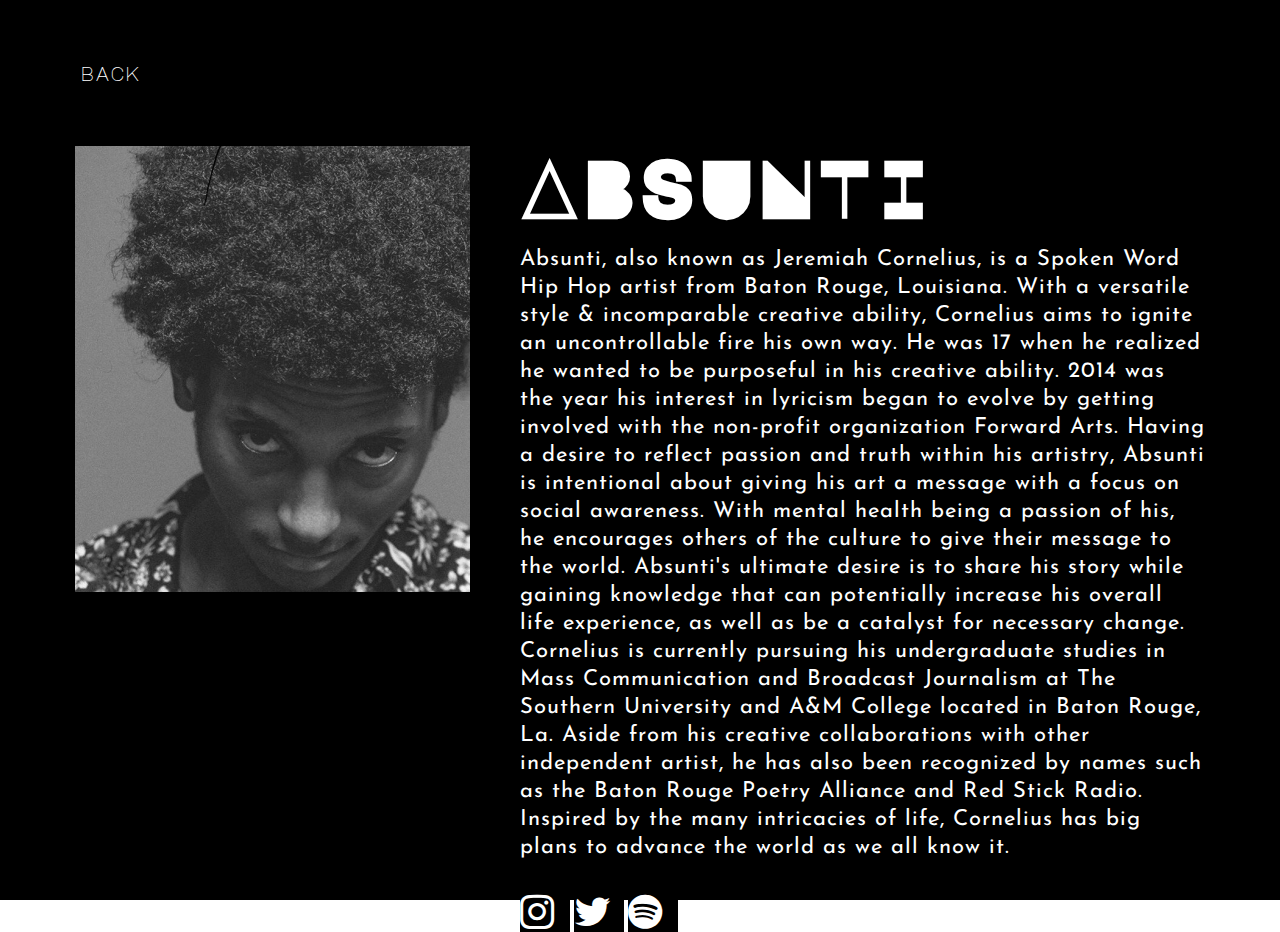
<file: absunti.html>
<!DOCTYPE html>
<html lang="en">
<head>
    <meta charset="UTF-8">
    <meta http-equiv="X-UA-Compatible" content="IE=edge">
    <meta name="viewport" content="width=device-width, initial-scale=1.0">
    <title>Absunti | The Akashic Records</title>

    <!-- Importing Fonts -->
    <link rel="preconnect" href="https://fonts.googleapis.com">
    <link rel="preconnect" href="https://fonts.gstatic.com" crossorigin>
    <link href="https://fonts.googleapis.com/css2?family=Josefin+Sans:wght@100;200;300;400;500;600;700&family=Major+Mono+Display&display=swap" rel="stylesheet">

    <!-- Font Awesome Icons -->
    <link rel="stylesheet" href="https://cdnjs.cloudflare.com/ajax/libs/font-awesome/4.7.0/css/font-awesome.min.css">

    <!-- Stylesheet -->
    <link rel="stylesheet" href="./css/absunti.css">
</head>
<body>

    <section class="about">
        <div class="back-button">
            <button onclick="history.back()">back</button>
        </div>
        <div class="image">
            <img src="./img/Absunti/absunti.png" alt="Absunti">
            <div class="bio">    
                <h1>ABSUNTI</h1>
                <p>Absunti, also known as Jeremiah Cornelius, is a Spoken Word Hip Hop artist from Baton Rouge, Louisiana.
                With a versatile style & incomparable creative ability, Cornelius aims to ignite an uncontrollable fire his own
                way. He was 17 when he realized he wanted to be purposeful in his creative ability. 2014 was the year his
                interest in lyricism began to evolve by getting involved with the non-profit organization Forward Arts. Having
                a desire to reflect passion and truth within his artistry, Absunti is intentional about giving his art a message
                with a focus on social awareness. With mental health being a passion of his, he encourages others of the
                culture to give their message to the world. Absunti's ultimate desire is to share his story while gaining
                knowledge that can potentially increase his overall life experience, as well as be a catalyst for necessary
                change. Cornelius is currently pursuing his undergraduate studies in Mass Communication and Broadcast
                Journalism at The Southern University and A&M College located in Baton Rouge, La. Aside from his creative
                collaborations with other independent artist, he has also been recognized by names such as the Baton Rouge
                Poetry Alliance and Red Stick Radio. Inspired by the many intricacies of life, Cornelius has big plans to
                advance the world as we all know it.
                </p>                

                <a href="https://www.instagram.com/absunti/" class="fa fa-instagram"></a>
                <a href="https://twitter.com/absunti" class="fa fa-twitter"></a>
                <a href="https://open.spotify.com/artist/1bMOjmp61RCF0eXlyD6M7q?si=R5___y2pSwiEQVYw5cvzTw" class="fa fa-spotify"></a>
            </div>
        </div>
    </section>

</body>
</html>
</file>
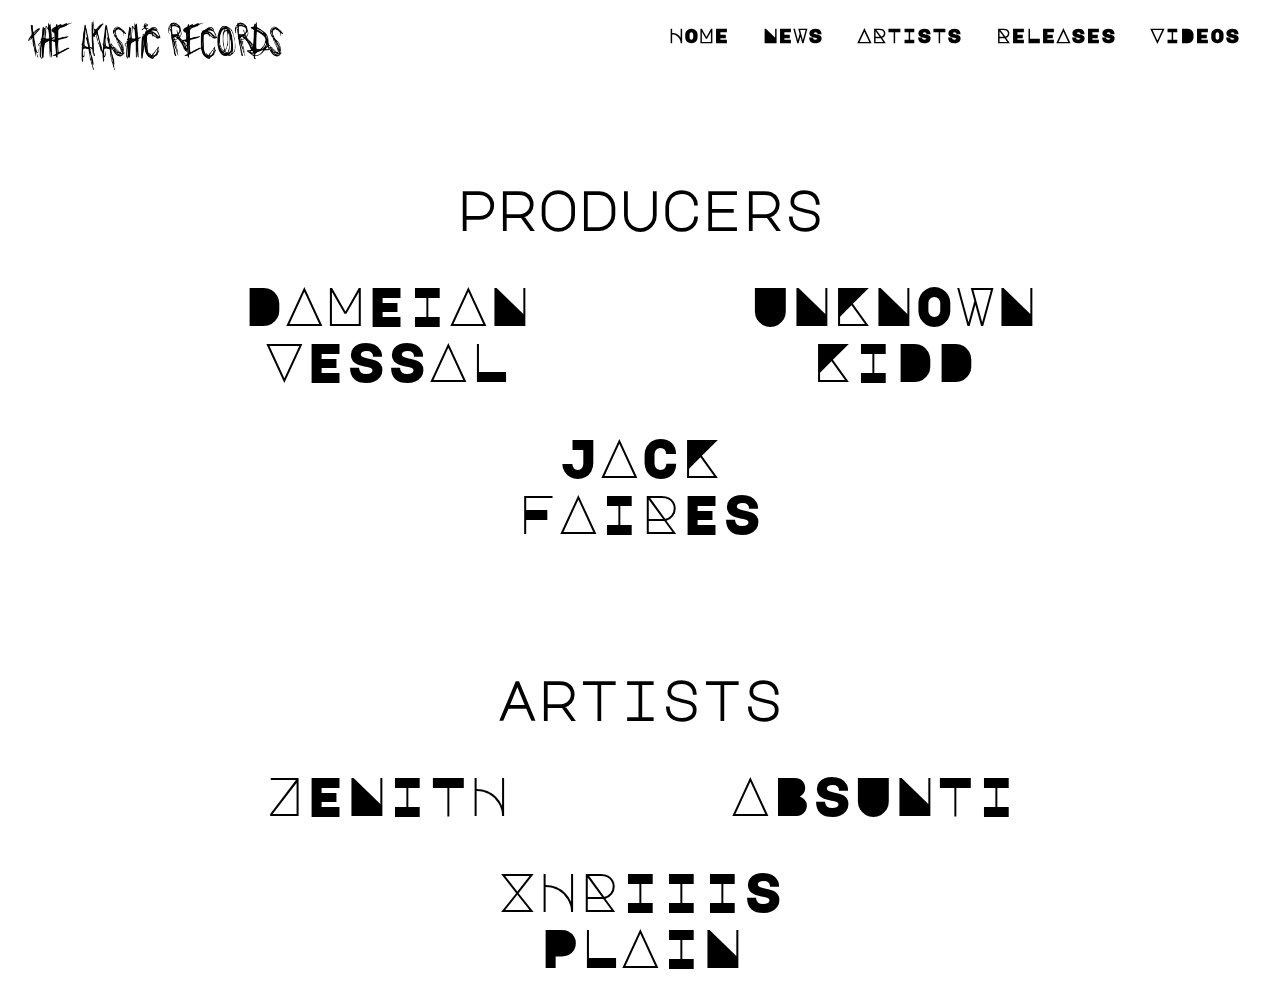
<file: artists.html>
<!DOCTYPE html>
<html lang="en">
<head>
    <meta charset="UTF-8">
    <meta http-equiv="X-UA-Compatible" content="IE=edge">
    <meta name="viewport" content="width=device-width, initial-scale=1.0">
    <title>Artists | The Akashic Records</title>

    <!-- Importing Font -->
    <link rel="preconnect" href="https://fonts.googleapis.com">
    <link rel="preconnect" href="https://fonts.gstatic.com" crossorigin>
    <link href="https://fonts.googleapis.com/css2?family=Josefin+Sans:wght@100;200;300;400;500;600;700&family=Major+Mono+Display&display=swap" rel="stylesheet">

    <!-- Stylesheet -->
    <link rel="stylesheet" href="./css/artists.css">

    <script src="./js/script.js"></script>
</head>

<body>

    <!-- Logo -->
    <a href="./index.html"><img src="./img/The Akashic Records Logo Black Cropped.png" alt="" class="logo"></a>

    <!-- Navigation -->
    <nav class="navbar fixed-top">
        <li><a href="./index.html">HOME</a></li>
        <li><a href="index.html#news">NEWS</a></li>
        <li><a href="./artists.html">ARTISTS</a></li>
        <li><a href="./releases.html">RELEASES</a></li>
        <li><a href="./videos.html">VIDEOS</a></li>
    </nav>
        

    <table>
<!-- Producers Table -->
        <thead>
            <tr>
                <th>producers</th>
            </tr>
        </thead>
        <tbody>
            <tr>
                <td><a href="./dameianvessal.html">DAMEIAN <br>Vessal</a></td>
                <td><a href="./unknownkidd.html">UNKNOWN <br> Kidd</a></td>
                <td><a href="">JACK <br> Faires</a></td>
            </tr>
        </tbody>
    </table>
<!-- Artists Table -->
    <table id="artist-table">
        <thead>
            <tr>
                <th>artists</th>
            </tr>
        </thead>
        <tbody>
            <tr>
                <td><a href="./zenith.html">ZENITH</a></td>
                <td><a href="./absunti.html">ABSUNTI</a></td>
                <td><a href="./xhriiisplain.html">XHRIIIS <br> Plain</a></td>
            </tr>
        </tbody>

    </table>   
    
    <!-- Footer -->
    <!-- <footer>
        <p>&copy; 2022 The Akashic Records. All Rights Reserved.</p>
    </footer> -->
</body>

</html>
</file>
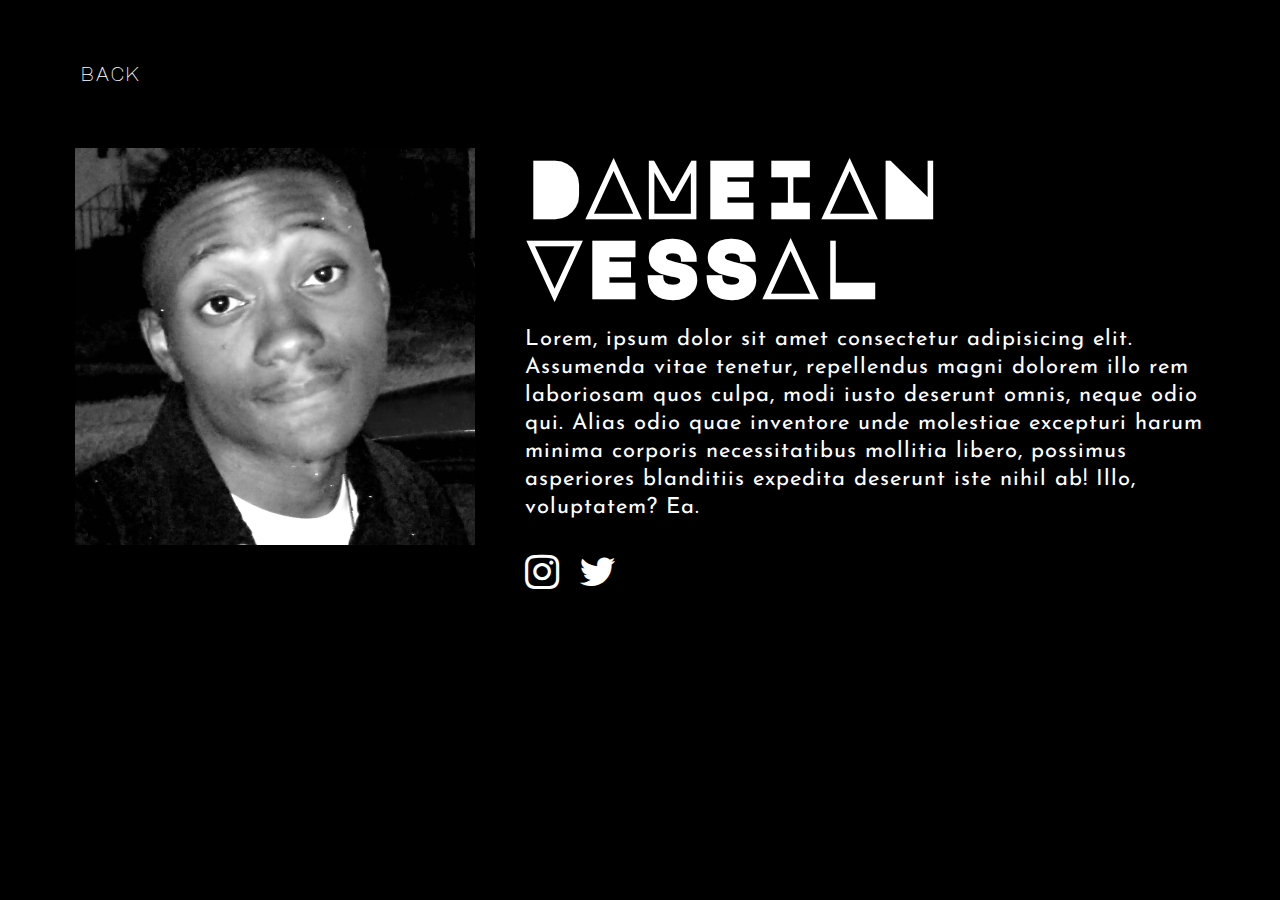
<file: dameianvessal.html>
<!DOCTYPE html>
<html lang="en">
<head>
    <meta charset="UTF-8">
    <meta http-equiv="X-UA-Compatible" content="IE=edge">
    <meta name="viewport" content="width=device-width, initial-scale=1.0">
    <title>Dameian Vessel | The Akashic Records</title>

    <!-- Importing Fonts -->
    <link rel="preconnect" href="https://fonts.googleapis.com">
    <link rel="preconnect" href="https://fonts.gstatic.com" crossorigin>
    <link href="https://fonts.googleapis.com/css2?family=Josefin+Sans:wght@100;200;300;400;500;600;700&family=Major+Mono+Display&display=swap" rel="stylesheet">

    <!-- Font Awesome Icons -->
    <link rel="stylesheet" href="https://cdnjs.cloudflare.com/ajax/libs/font-awesome/4.7.0/css/font-awesome.min.css">

    <!-- Stylesheet -->
    <link rel="stylesheet" href="./css/dameianvessal.css">
</head>
<body>

    <section class="about">
        <div class="back-button">
            <button onclick="history.back()">back</button>
        </div>
        <div class="image">
            <img src="./img/Dameian.png" alt="Dameian Vessal">
            <div class="bio">    
                <h1>DAMEIAN VESSAL</h1>
                <p>Lorem, ipsum dolor sit amet consectetur adipisicing elit. Assumenda vitae tenetur, repellendus magni dolorem illo rem laboriosam quos culpa, modi iusto deserunt omnis, neque odio qui. Alias odio quae inventore unde molestiae excepturi harum minima corporis necessitatibus mollitia libero, possimus asperiores blanditiis expedita deserunt iste nihil ab! Illo, voluptatem? Ea.</p>
                <!-- <button type="button">Socials</button> -->
                <a href="https://www.instagram.com/dameianvessel/" class="fa fa-instagram"></a>
                <a href="https://twitter.com/DameianVessel" class="fa fa-twitter"></a>
            </div>
        </div>
    </section>

</body>
</html>
</file>
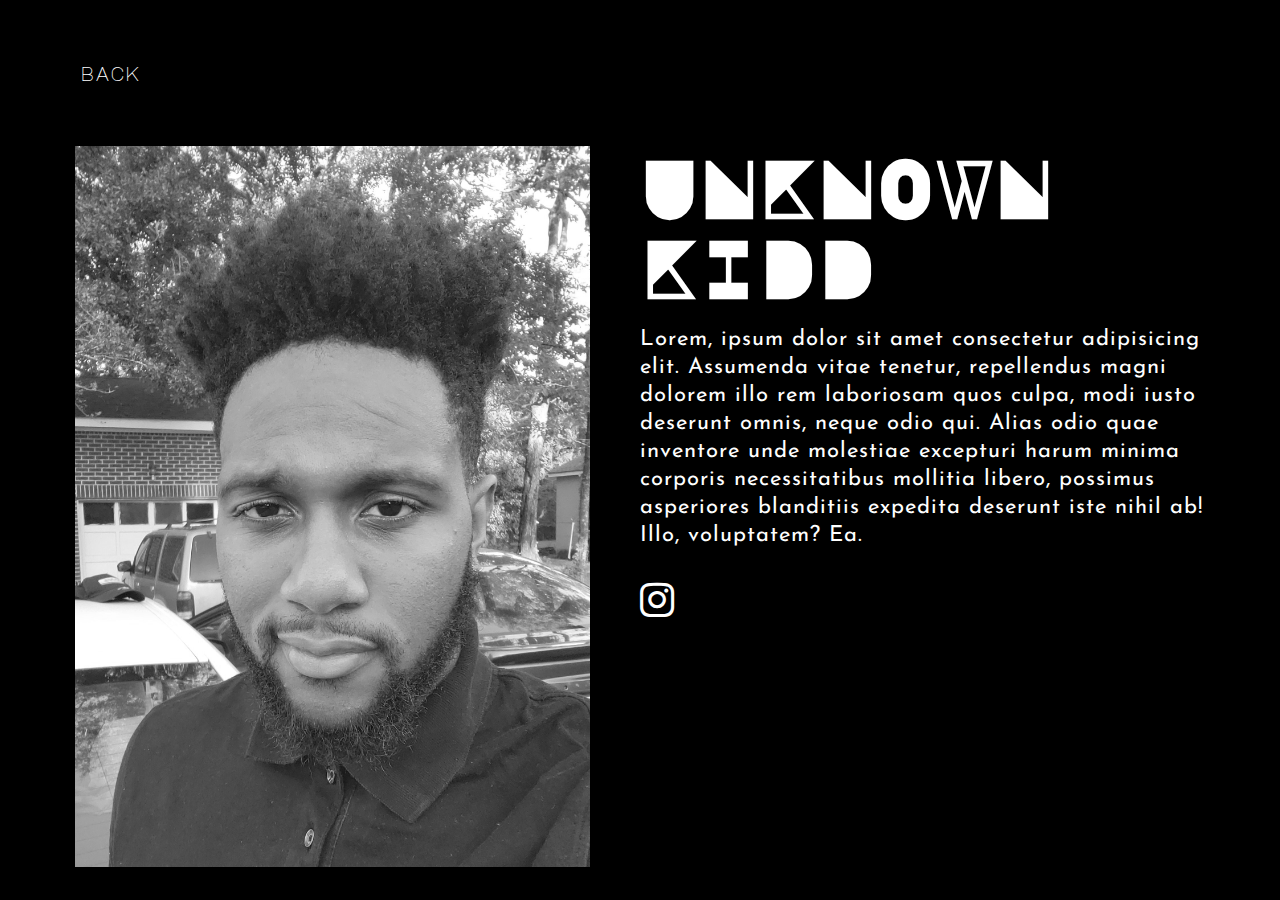
<file: unknownkidd.html>
<!DOCTYPE html>
<html lang="en">
<head>
    <meta charset="UTF-8">
    <meta http-equiv="X-UA-Compatible" content="IE=edge">
    <meta name="viewport" content="width=device-width, initial-scale=1.0">
    <title>Unknown Kidd | The Akashic Records</title>

    <!-- Importing Fonts -->
    <link rel="preconnect" href="https://fonts.googleapis.com">
    <link rel="preconnect" href="https://fonts.gstatic.com" crossorigin>
    <link href="https://fonts.googleapis.com/css2?family=Josefin+Sans:wght@100;200;300;400;500;600;700&family=Major+Mono+Display&display=swap" rel="stylesheet">

    <!-- Font Awesome Icons -->
    <link rel="stylesheet" href="https://cdnjs.cloudflare.com/ajax/libs/font-awesome/4.7.0/css/font-awesome.min.css">

    <!-- Stylesheet -->
    <link rel="stylesheet" href="./css/unknownkidd.css">
</head>
<body>

    <section class="about">
        <div class="back-button">
            <button onclick="history.back()">back</button>
        </div>
        <div class="image">
            <img src="./img/Paul.jpg" alt="Paul">
            <div class="bio">    
                <h1>UNKNOWN KIDD</h1>
                <p>Lorem, ipsum dolor sit amet consectetur adipisicing elit. Assumenda vitae tenetur, repellendus magni dolorem illo rem laboriosam quos culpa, modi iusto deserunt omnis, neque odio qui. Alias odio quae inventore unde molestiae excepturi harum minima corporis necessitatibus mollitia libero, possimus asperiores blanditiis expedita deserunt iste nihil ab! Illo, voluptatem? Ea.</p>
                <!-- <button type="button">Socials</button> -->
                <a href="https://www.instagram.com/unknownkiddproductions/" class="fa fa-instagram"></a>
            </div>
        </div>
    </section>

</body>
</html>
</file>
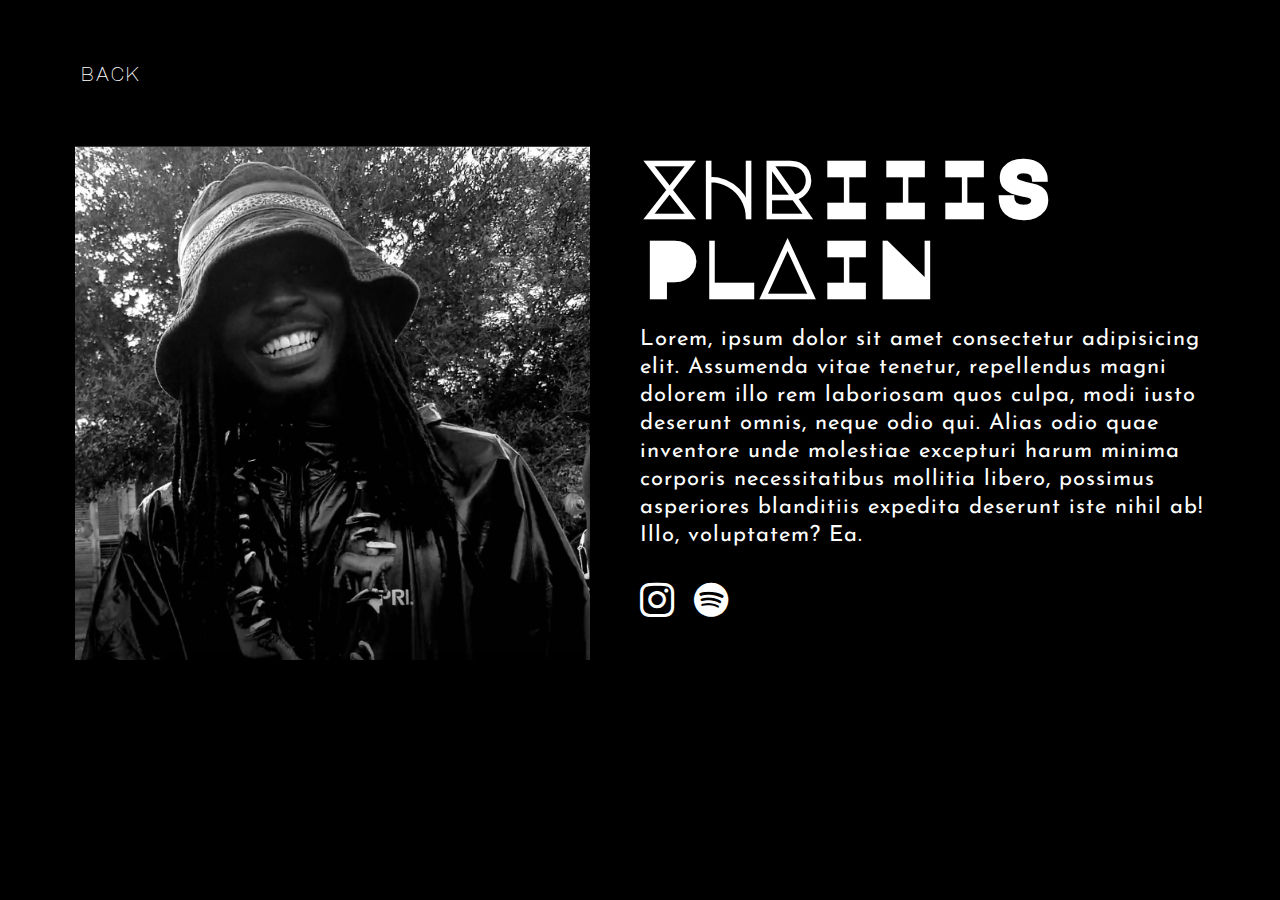
<file: xhriiisplain.html>
<!DOCTYPE html>
<html lang="en">
<head>
    <meta charset="UTF-8">
    <meta http-equiv="X-UA-Compatible" content="IE=edge">
    <meta name="viewport" content="width=device-width, initial-scale=1.0">
    <title>Xhriiis Plain | The Akashic Records</title>

    <!-- Importing Fonts -->
    <link rel="preconnect" href="https://fonts.googleapis.com">
    <link rel="preconnect" href="https://fonts.gstatic.com" crossorigin>
    <link href="https://fonts.googleapis.com/css2?family=Josefin+Sans:wght@100;200;300;400;500;600;700&family=Major+Mono+Display&display=swap" rel="stylesheet">

    <!-- Font Awesome Icons -->
    <link rel="stylesheet" href="https://cdnjs.cloudflare.com/ajax/libs/font-awesome/4.7.0/css/font-awesome.min.css">

    <!-- Stylesheet -->
    <link rel="stylesheet" href="./css/xhriiisplain.css">
</head>
<body>

    <section class="about">
        <div class="back-button">
            <button onclick="history.back()">back</button>
        </div>
        <div class="image">
            <img src="./img/Xhriiis.png" alt="Xhriiis Plain">
            <div class="bio">    
                <h1>XHRIIIS PLAIN</h1>
                <p>Lorem, ipsum dolor sit amet consectetur adipisicing elit. Assumenda vitae tenetur, repellendus magni dolorem illo rem laboriosam quos culpa, modi iusto deserunt omnis, neque odio qui. Alias odio quae inventore unde molestiae excepturi harum minima corporis necessitatibus mollitia libero, possimus asperiores blanditiis expedita deserunt iste nihil ab! Illo, voluptatem? Ea.</p>
                <!-- <button type="button">Socials</button> -->
                <a href="https://www.instagram.com/xhriiisplain/" class="fa fa-instagram"></a>
                <a href="https://open.spotify.com/artist/1ZLQCfged1DpgSPUYZVbHF?si=NYcKnbSGSyGdJlWPc_fSPw" class="fa fa-spotify"></a>
            </div>
        </div>
    </section>

</body>
</html>
</file>
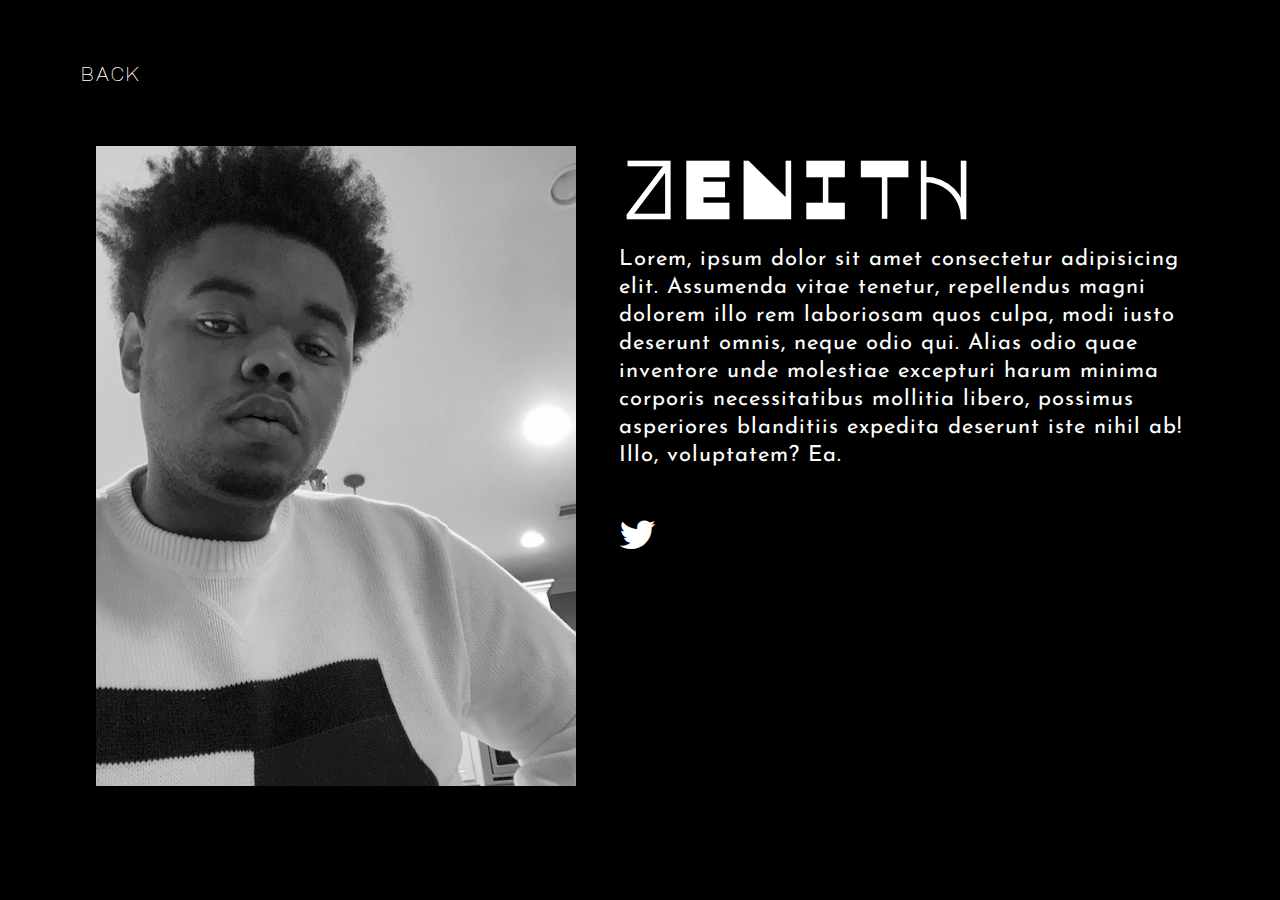
<file: zenith.html>
<!DOCTYPE html>
<html lang="en">
<head>
    <meta charset="UTF-8">
    <meta http-equiv="X-UA-Compatible" content="IE=edge">
    <meta name="viewport" content="width=device-width, initial-scale=1.0">
    <title>Zenith | The Akashic Records</title>

    <!-- Importing Fonts -->
    <link rel="preconnect" href="https://fonts.googleapis.com">
    <link rel="preconnect" href="https://fonts.gstatic.com" crossorigin>
    <link href="https://fonts.googleapis.com/css2?family=Josefin+Sans:wght@100;200;300;400;500;600;700&family=Major+Mono+Display&display=swap" rel="stylesheet">

    <!-- Font Awesome Icons -->
    <link rel="stylesheet" href="https://cdnjs.cloudflare.com/ajax/libs/font-awesome/4.7.0/css/font-awesome.min.css">

    <!-- Stylesheet -->
    <link rel="stylesheet" href="./css/zenith.css">
</head>
<body>

    <section class="about">
        <div class="back-button">
            <button onclick="history.back()">back</button>
        </div>
        <div class="image">
            <img src="./img/Justin.jpg" alt="Zenith">
            <div class="bio">    
                <h1>ZENITH</h1>
                <p>Lorem, ipsum dolor sit amet consectetur adipisicing elit. Assumenda vitae tenetur, repellendus magni dolorem illo rem laboriosam quos culpa, modi iusto deserunt omnis, neque odio qui. Alias odio quae inventore unde molestiae excepturi harum minima corporis necessitatibus mollitia libero, possimus asperiores blanditiis expedita deserunt iste nihil ab! Illo, voluptatem? Ea.</p>
                <!-- <button type="button">Socials</button> -->
                <a href="https://twitter.com/Zenithrowley" class="fa fa-twitter"></a>
            </div>
        </div>
    </section>

</body>
</html>
</file>
<file: css/absunti.css>
* {
    padding: 0;
    margin: 0;
    box-sizing: border-box;
}

.about {
    width: 100%;
    height: 100vh;
    padding: 50px 0px;
    background-color: black;
}

.about img {
    width: 40;
    filter: grayscale();
    padding-right: 50px;
}

.bio {
    width: 75%;
    
}

.image {
    width: 1130px;
    max-width: 95%;
    margin: 50px auto 0;
    display: flex;
    align-items: flex-start;
    justify-content: space-around;
}

.bio h1 {
    color: white;
    font-size: 80px;
    margin-bottom: 20px;
    font-family: 'Major Mono Display', monospace;
}

.bio p {
    color: white;
    font-size: 22px;
    margin-bottom: 30px;
    font-family: 'Josefin Sans', sans-serif;
    letter-spacing: 1px;
    line-height: 28px;
}

/* button {
    background-color: white;
    color: black;
    text-decoration: none;
    border: 2px solid transparent;
    font-weight: bold;
    padding: 13px 30px;
    border-radius: 30px;
    transition: .4s;
}

button:hover {
    background: transparent;
    border: 2px solid white;
    cursor: pointer;
    color: white;
} */

.back-button button {
    margin-left: 50px;
    padding: 13px 30px;
    background: transparent;
    color: white;
    font-family: 'Major Mono Display', sans-serif;
    font-size: 20px;
    border: none;
    transition: .4s;
}

.back-button button:hover {
    margin-left: 50px;
    background: transparent;
    color: white;
    font-family: 'Major Mono Display', sans-serif;
    font-size: 20px;
    text-transform: uppercase;
    border: none;
    cursor: pointer;
}

.fa {
    font-size: 40px;
    width: 50px;
    text-decoration: none;
}

.fa:hover {
    opacity: 0.5;
}

.fa-instagram, .fa-twitter, .fa-spotify {
    background: black;
    color: white;
}
</file>
<file: css/artists.css>
.logo {
    display: block;
    margin-left: 20px;
    margin-top: 20px;
    height: 50px;
}

.navbar {
    position: fixed;
    top: 0%;
    right: 0%;
    margin-top: 25px;
    margin-right: 25px;
}

.navbar li {
    text-decoration: none;
    display: inline-block;
    padding: 0px 15px;
    font-family: 'Major Mono Display', monospace;
    font-size: 20px;
    font-weight: 700;
}

.navbar a {
    text-decoration: none;
    color: black;
}

.navbar a:hover {
    text-transform: lowercase;
}

table {
    text-align: center;
    border-collapse: collapse;
    margin-left: auto;
    margin-right: auto;
    margin-top: 10vh;
}

#artist-table {
    margin-top: 10vh;
}

th, td {
    margin: 10px 100px;
    padding: 10px;
    display: inline-block;
    font-family: 'Major Mono Display', monospace;
    font-size: 55px;
}

a {
    text-decoration: none;
    text-transform: uppercase;
    transition: .4s;
    color: black;
}

a:hover {
    text-transform: lowercase;
}

p {
    font-family: 'Major Mono Display', monospace;
    text-align: center;
}

li {
    text-decoration: none;
    display: inline-block;
    font-family: 'Major Mono Display', monospace;
    font-weight: 700;
    padding: 30px;
}
</file>
<file: css/dameianvessal.css>
* {
    padding: 0;
    margin: 0;
    box-sizing: border-box;
}

.about {
    width: 100%;
    height: 100vh;
    padding: 50px 0px;
    background-color: black;
}

.about img {
    width: 40;
    filter: grayscale();
    padding-right: 50px;
}

.bio {
    width: 75%;
    
}

.image {
    width: 1130px;
    max-width: 95%;
    margin: 50px auto 0;
    display: flex;
    align-items: flex-start;
    justify-content: space-around;
}

.bio h1 {
    color: white;
    font-size: 80px;
    margin-bottom: 20px;
    font-family: 'Major Mono Display', monospace;
}

.bio p {
    color: white;
    font-size: 22px;
    margin-bottom: 30px;
    font-family: 'Josefin Sans', sans-serif;
    letter-spacing: 1px;
    line-height: 28px;
}

/* button {
    background-color: white;
    color: black;
    text-decoration: none;
    border: 2px solid transparent;
    font-weight: bold;
    padding: 13px 30px;
    border-radius: 30px;
    transition: .4s;
}

button:hover {
    background: transparent;
    border: 2px solid white;
    cursor: pointer;
    color: white;
} */

.back-button button {
    margin-left: 50px;
    padding: 13px 30px;
    background: transparent;
    color: white;
    font-family: 'Major Mono Display', sans-serif;
    font-size: 20px;
    border: none;
    transition: .4s;
}

.back-button button:hover {
    margin-left: 50px;
    background: transparent;
    color: white;
    font-family: 'Major Mono Display', sans-serif;
    font-size: 20px;
    text-transform: uppercase;
    border: none;
    cursor: pointer;
}

.fa {
    font-size: 40px;
    width: 50px;
    text-decoration: none;
}

.fa:hover {
    opacity: 0.5;
}

.fa-instagram, .fa-twitter {
    background: black;
    color: white;
}
</file>
<file: css/unknownkidd.css>
* {
    padding: 0;
    margin: 0;
    box-sizing: border-box;
}

.about {
    width: 100%;
    height: 100vh;
    padding: 50px 0px;
    background-color: black;
}

.about img {
    width: 50%;
    filter: grayscale();
    padding-right: 50px;
}

.bio {
    width: 75%;
    
}

.image {
    width: 1130px;
    max-width: 95%;
    margin: 50px auto 0;
    display: flex;
    align-items: flex-start;
    justify-content: space-around;
}

.bio h1 {
    color: white;
    font-size: 80px;
    margin-bottom: 20px;
    font-family: 'Major Mono Display', monospace;
}

.bio p {
    color: white;
    font-size: 22px;
    margin-bottom: 30px;
    font-family: 'Josefin Sans', sans-serif;
    letter-spacing: 1px;
    line-height: 28px;
}

/* button {
    background-color: white;
    color: black;
    text-decoration: none;
    border: 2px solid transparent;
    font-weight: bold;
    padding: 13px 30px;
    border-radius: 30px;
    transition: .4s;
}

button:hover {
    background: transparent;
    border: 2px solid white;
    cursor: pointer;
    color: white;
} */

.back-button button {
    margin-left: 50px;
    padding: 13px 30px;
    background: transparent;
    color: white;
    font-family: 'Major Mono Display', sans-serif;
    font-size: 20px;
    border: none;
    transition: .4s;
}

.back-button button:hover {
    margin-left: 50px;
    background: transparent;
    color: white;
    font-family: 'Major Mono Display', sans-serif;
    font-size: 20px;
    text-transform: uppercase;
    border: none;
    cursor: pointer;
}

.fa {
    font-size: 40px;
    width: 50px;
    text-decoration: none;
}

.fa:hover {
    opacity: 0.5;
}

.fa-instagram {
    background: black;
    color: white;
}
</file>
<file: css/xhriiisplain.css>
* {
    padding: 0;
    margin: 0;
    box-sizing: border-box;
}

.about {
    width: 100%;
    height: 100vh;
    padding: 50px 0px;
    background-color: black;
}

.about img {
    width: 50%;
    filter: grayscale();
    padding-right: 50px;
}

.bio {
    width: 75%;
    
}

.image {
    width: 1130px;
    max-width: 95%;
    margin: 50px auto 0;
    display: flex;
    align-items: flex-start;
    justify-content: space-around;
}

.bio h1 {
    color: white;
    font-size: 80px;
    margin-bottom: 20px;
    font-family: 'Major Mono Display', monospace;
}

.bio p {
    color: white;
    font-size: 22px;
    margin-bottom: 30px;
    font-family: 'Josefin Sans', sans-serif;
    letter-spacing: 1px;
    line-height: 28px;
}

/* button {
    background-color: white;
    color: black;
    text-decoration: none;
    border: 2px solid transparent;
    font-weight: bold;
    padding: 13px 30px;
    border-radius: 30px;
    transition: .4s;
}

button:hover {
    background: transparent;
    border: 2px solid white;
    cursor: pointer;
    color: white;
} */

.back-button button {
    margin-left: 50px;
    padding: 13px 30px;
    background: transparent;
    color: white;
    font-family: 'Major Mono Display', sans-serif;
    font-size: 20px;
    border: none;
    transition: .4s;
}

.back-button button:hover {
    margin-left: 50px;
    background: transparent;
    color: white;
    font-family: 'Major Mono Display', sans-serif;
    font-size: 20px;
    text-transform: uppercase;
    border: none;
    cursor: pointer;
}

.fa {
    font-size: 40px;
    width: 50px;
    text-decoration: none;
}

.fa:hover {
    opacity: 0.5;
}

.fa-instagram, .fa-spotify {
    background: black;
    color: white;
}
</file>
<file: css/zenith.css>
* {
    padding: 0;
    margin: 0;
    box-sizing: border-box;
}

.about {
    width: 100%;
    height: 100vh;
    padding: 50px 0px;
    background-color: black;
}

.about img {
    width: 50;
    filter: grayscale();
}

.bio {
    width: 50%;
}

.image {
    width: 1130px;
    max-width: 95%;
    margin: 50px auto 0;
    display: flex;
    align-items: flex-start;
    justify-content: space-around;
}

.bio h1 {
    color: white;
    font-size: 80px;
    margin-bottom: 20px;
    font-family: 'Major Mono Display', monospace;
}

.bio p {
    color: white;
    font-size: 22px;
    margin-bottom: 45px;
    font-family: 'Josefin Sans', sans-serif;
    letter-spacing: 1px;
    line-height: 28px;
}

/* button {
    background-color: white;
    color: black;
    text-decoration: none;
    border: 2px solid transparent;
    font-weight: bold;
    padding: 13px 30px;
    border-radius: 30px;
    transition: .4s;
}

button:hover {
    background: transparent;
    border: 2px solid white;
    cursor: pointer;
    color: white;
} */

.back-button button {
    margin-left: 50px;
    padding: 13px 30px;
    background: transparent;
    color: white;
    font-family: 'Major Mono Display', sans-serif;
    font-size: 20px;
    border: none;
    transition: .4s;
}

.back-button button:hover {
    margin-left: 50px;
    background: transparent;
    color: white;
    font-family: 'Major Mono Display', sans-serif;
    font-size: 20px;
    text-transform: uppercase;
    border: none;
    cursor: pointer;
}

.fa {
    font-size: 40px;
    width: 50px;
    text-decoration: none;
}

.fa:hover {
    opacity: 0.5;
}

.fa-twitter {
    background: black;
    color: white;
}
</file>
